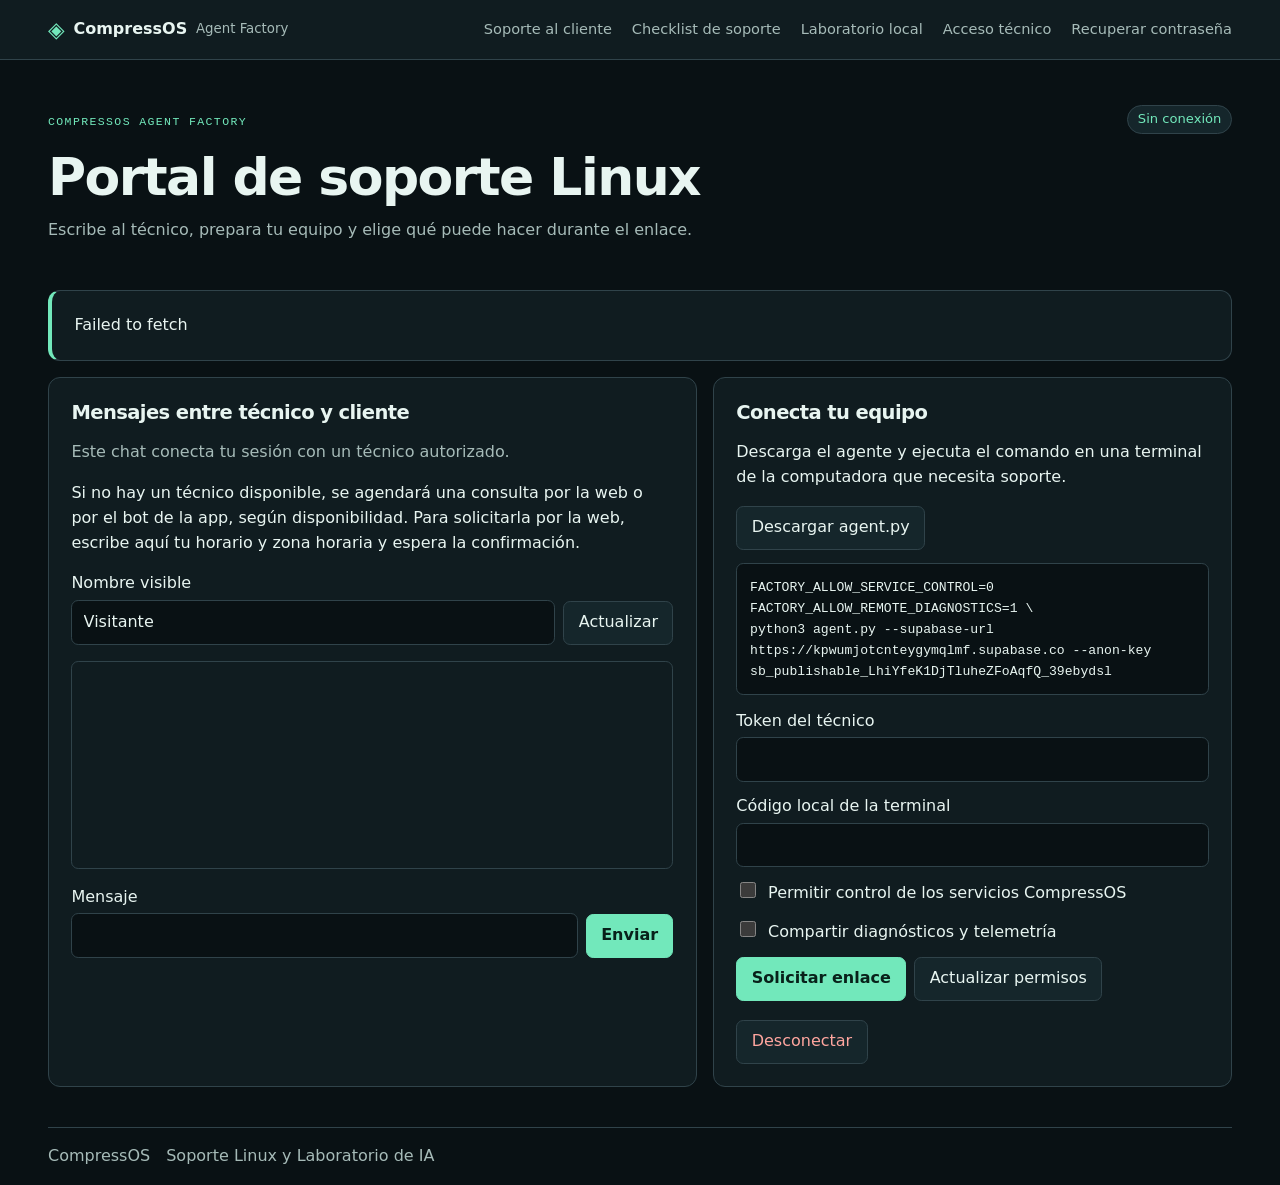
<file: index.html>
<!doctype html>
<html lang="es">
<head>
  <meta charset="utf-8">
  <meta name="viewport" content="width=device-width, initial-scale=1">
  <meta name="referrer" content="no-referrer">
  <title>Soporte Linux · CompressOS Agent Factory</title>
  <link rel="stylesheet" href="./style.css">
  <link rel="stylesheet" href="./factory.css">
  <script type="module" src="./usuario.js"></script>
</head>
<body class="support">
  <a class="skip" href="#main">Saltar al contenido</a>
  <header class="topbar">
    <div class="shell bar-inner">
      <a class="wordmark" href="./"><span aria-hidden="true">◈</span><strong>CompressOS</strong> <small>Agent Factory</small></a>
      <nav aria-label="Navegación principal">
        <a href="./">Soporte al cliente</a><a href="./pages/">Checklist de soporte</a><a href="./laboratorio.html">Laboratorio local</a><a href="./?rol=tecnico">Acceso técnico</a><a href="./?rol=tecnico&amp;accion=recuperar">Recuperar contraseña</a>
      </nav>
    </div>
  </header>
  <main class="shell" id="main">
    <div class="intro support-intro">
      <div><p class="eyebrow">COMPRESSOS AGENT FACTORY</p><h1 id="page-title">Portal de soporte Linux</h1>
      <p id="page-description">Escribe al técnico, prepara tu equipo y elige qué puede hacer durante el enlace.</p></div>
      <output class="pill" id="connection" aria-live="polite">Preparando portal</output>
    </div>
    <p id="notice" class="notice" role="status" hidden></p>
    <section id="visitor" class="support-layout">
      <article class="panel">
        <h2>Mensajes entre técnico y cliente</h2>
        <p class="muted">Este chat conecta tu sesión con un técnico autorizado.</p>
        <p>Si no hay un técnico disponible, se agendará una consulta por la web o por el bot de la app, según disponibilidad. Para solicitarla por la web, escribe aquí tu horario y zona horaria y espera la confirmación.</p>
        <form id="name-form" class="inline">
          <label>Nombre visible <input id="visitor-name" maxlength="60" autocomplete="nickname" value="Visitante"></label>
          <button>Actualizar</button>
        </form>
        <ul class="conversation" id="visitor-messages" aria-label="Conversación"></ul>
        <form id="visitor-send" class="inline">
          <label>Mensaje <input name="text" maxlength="2000" autocomplete="off" required></label><button class="primary">Enviar</button>
        </form>
      </article>
      <article class="panel">
        <h2>Conecta tu equipo</h2>
        <p>Descarga el agente y ejecuta el comando en una terminal de la computadora que necesita soporte.</p>
        <a class="button" href="./agent.py" download>Descargar agent.py</a>
        <pre id="quickstart">python3 agent.py --help</pre>
        <form id="pair-form">
          <label>Token del técnico <input name="token" autocomplete="off" spellcheck="false" maxlength="36" required></label>
          <label>Código local de la terminal <input id="csrf" type="password" autocomplete="off" maxlength="100" required></label>
          <label class="check"><input id="allow-service" type="checkbox"> Permitir control de los servicios CompressOS</label>
          <label class="check"><input id="allow-diagnostics" type="checkbox"> Compartir diagnósticos y telemetría</label>
          <div class="actions"><button class="primary" id="pair-button">Solicitar enlace</button>
            <button id="consent" type="button">Actualizar permisos</button></div>
        </form>
        <button class="danger" id="disconnect" type="button">Desconectar</button>
      </article>
    </section>
    <section class="panel auth" id="technician-login" hidden>
      <h2>Acceso del técnico</h2>
      <form id="login">
        <label>Correo <input name="email" type="email" autocomplete="username" required></label>
        <label>Contraseña <input name="password" type="password" autocomplete="current-password" required></label>
        <button class="primary">Entrar</button>
      </form>
      <button type="button" id="login-google">Continuar con Google</button>
      <details id="reset-request">
        <summary>Solicitar nueva contraseña</summary>
        <form id="reset-email">
          <label>Correo de la cuenta técnica <input name="email" type="email" autocomplete="email" required></label>
          <button>Enviar enlace de recuperación</button>
        </form>
      </details>
      <form id="verify-email-link" hidden>
        <p>Este enlace de correo se verifica una sola vez.</p>
        <button class="primary">Verificar enlace</button>
        <a href="./?rol=tecnico">Volver al acceso técnico</a>
      </form>
      <form id="new-password" hidden>
        <label>Nueva contraseña <input name="password" type="password" autocomplete="new-password" minlength="12" required></label>
        <label>Repite la contraseña <input name="confirm" type="password" autocomplete="new-password" minlength="12" required></label>
        <button class="primary">Guardar nueva contraseña</button>
      </form>
    </section>
    <section id="technician" hidden>
      <div class="support-layout">
        <article class="panel visitors">
          <div class="panel-heading"><h2>Sala de espera</h2><output id="visitor-count" class="pill">0 en línea</output></div>
          <ul id="lobby" class="lobby" aria-label="Visitantes"></ul>
          <button id="logout" type="button">Cerrar sesión</button>
        </article>
        <article class="panel">
          <div class="panel-heading"><h2 id="selected-title">Conversación</h2><button id="issue" type="button" aria-describedby="issue-status" disabled>Generar y enviar token</button>
          <p id="issue-status" class="muted">Selecciona un visitante en línea.</p></div>
          <p id="link-alert" role="status" hidden></p>
          <ul class="conversation" id="tech-messages" aria-label="Conversación"></ul>
          <form id="tech-send" class="inline">
            <label>Mensaje <input name="text" maxlength="2000" autocomplete="off" required></label><button class="primary" disabled>Enviar</button>
          </form>
        </article>
      </div>
      <div class="panel toolbox">
        <div class="panel-heading"><h2>Equipo vinculado</h2><output id="device-state" class="pill">Sin equipo</output></div>
        <div class="actions" id="controls">
          <button type="button" data-control="active" disabled>Activar</button>
          <button type="button" data-control="paused" disabled>Pausar</button>
          <button type="button" data-control="stopped" class="danger" disabled>Detener</button>
        </div>
        <div id="metrics" class="metrics"></div>
        <details><summary>Estado de servicios HAL, Lemonade y AnythingLLM</summary><pre id="services">Sin datos</pre></details>
        <div class="actions" id="diagnostics"></div>
        <details open><summary>Diagnósticos y resultados</summary><div id="action-results"></div></details>
        <details><summary>Auditoría</summary><ul id="audit"></ul></details>
      </div>
      <section class="panel toolbox" id="catalog">
        <h2>Operaciones y planificación</h2>
        <div class="actions" id="catalog-tabs" aria-label="Áreas de Factory"></div>
        <div id="catalog-content"></div>
      </section>
    </section>
  </main>
  <footer class="shell footer">CompressOS <span>Soporte Linux y Laboratorio de IA</span></footer>
</body>
</html>
</file>
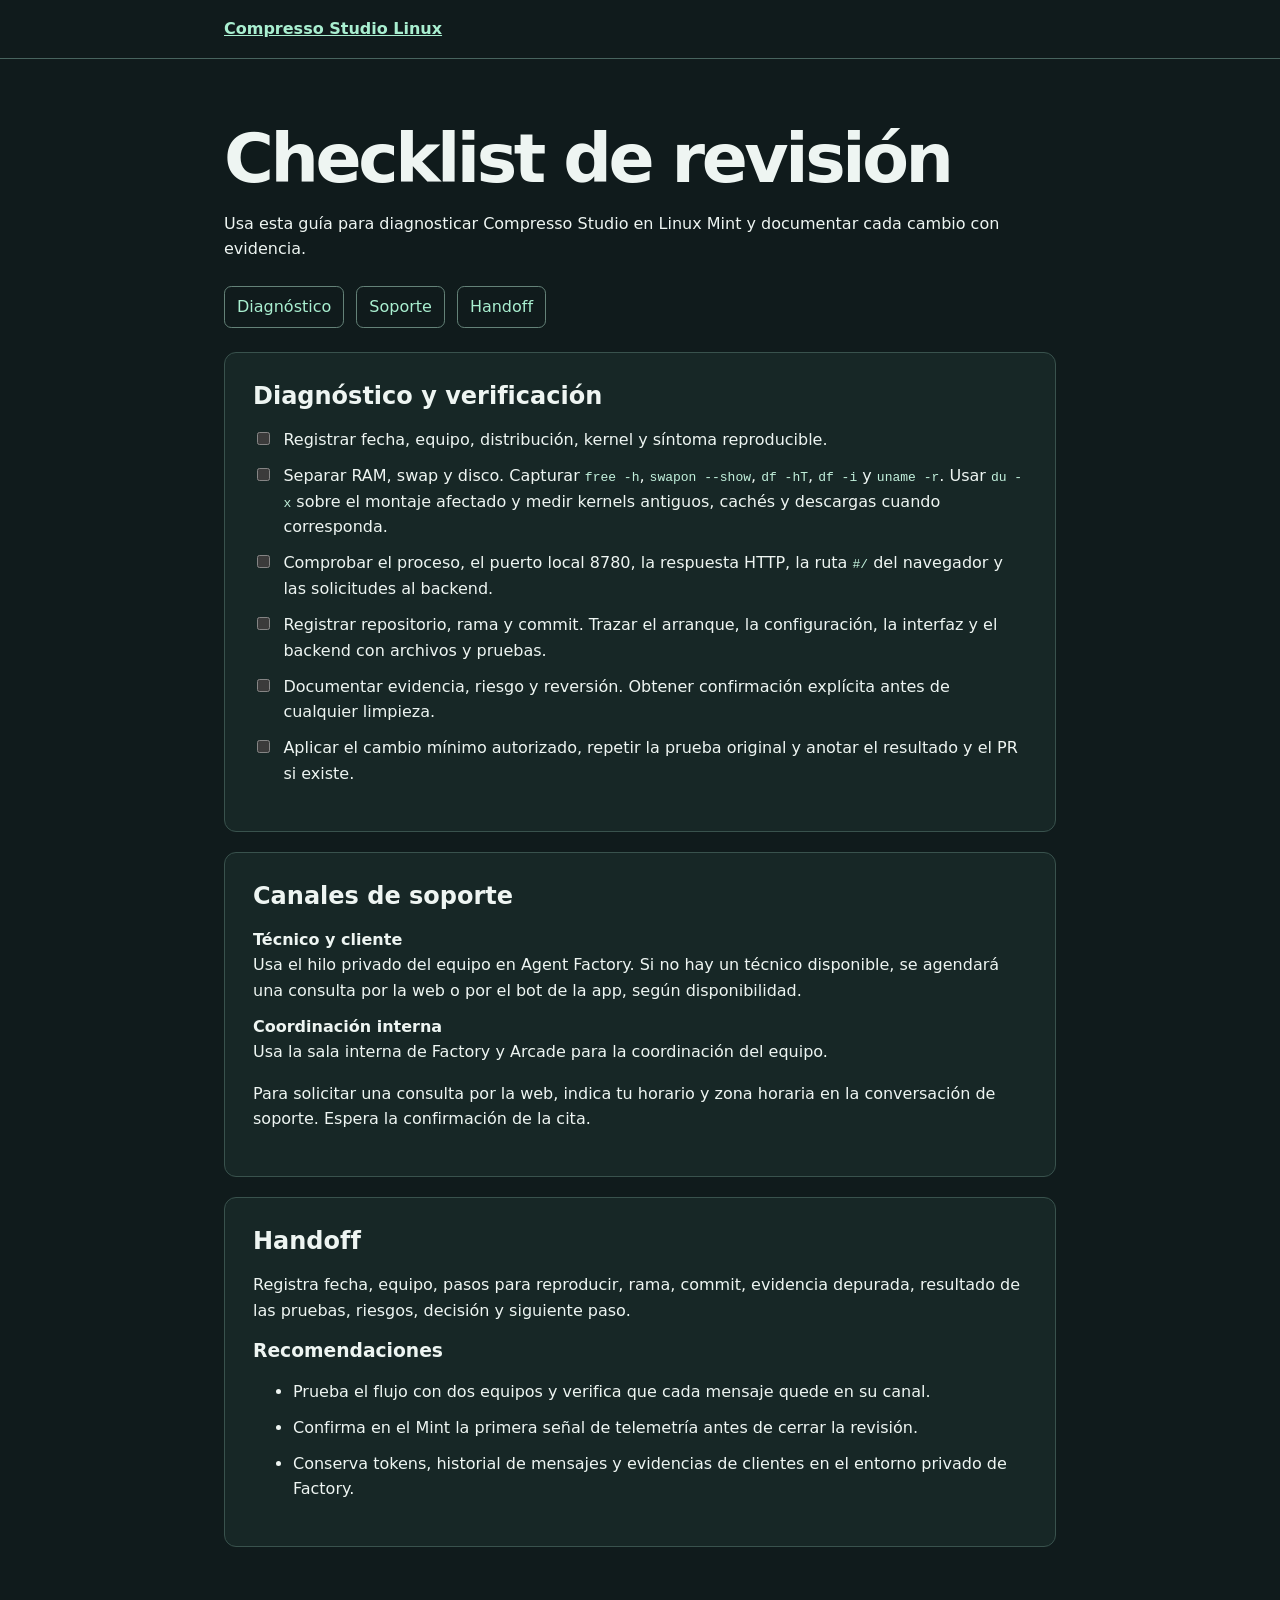
<file: pages/index.html>
<!doctype html>
<html lang="es">
<head>
  <meta charset="utf-8">
  <meta name="viewport" content="width=device-width, initial-scale=1">
  <meta name="description" content="Checklist de diagnóstico y soporte de Compresso Studio Linux">
  <title>Compresso Studio Linux · Checklist de soporte</title>
  <style>
:root { color-scheme: dark; color: #eef5f2; background: #101b1c; font: 100%/1.6 system-ui, sans-serif; }
* { box-sizing: border-box; }
body { margin: 0; }
header { border-bottom: 1px solid #48645e; padding: 1rem max(1rem, calc((100% - 52rem) / 2)); font-weight: 650; }
main { width: min(52rem, calc(100% - 2rem)); margin: clamp(2rem, 5vw, 4rem) auto; }
a { color: #a9efd0; }
h1 { margin: 0; font-size: clamp(2.25rem, 6vw, 4.25rem); line-height: 1.06; letter-spacing: -.05em; }
h2, h3 { line-height: 1.25; margin: 0 0 .6rem; }
nav { display: flex; gap: .75rem; flex-wrap: wrap; margin: 1.5rem 0; }
nav a { padding: .45rem .75rem; border: 1px solid #648278; border-radius: .45rem; text-decoration: none; }
section { margin: 1.25rem 0; padding: clamp(1rem, 3vw, 1.75rem); background: #172726; border: 1px solid #39524d; border-radius: .75rem; }
.checklist { list-style: none; padding: 0; }
label { display: grid; grid-template-columns: auto 1fr; align-items: baseline; gap: .65rem; }
label input { accent-color: #a9efd0; }
li + li, dt:not(:first-child) { margin-top: .65rem; }
dd { margin-inline-start: 0; }
dt { font-weight: 650; }
code { color: #c3f2dd; }
:focus-visible { outline: 3px solid #fce192; outline-offset: 3px; }
  </style>
</head>
<body>
  <header><a href="../" aria-label="Volver al portal de soporte">Compresso Studio Linux</a></header>
  <main>
    <h1>Checklist de revisión</h1>
    <p>Usa esta guía para diagnosticar Compresso Studio en Linux Mint y documentar cada cambio con evidencia.</p>
    <nav aria-label="En esta página">
      <a href="#diagnostico">Diagnóstico</a>
      <a href="#soporte">Soporte</a>
      <a href="#handoff">Handoff</a>
    </nav>

    <section id="diagnostico">
      <h2>Diagnóstico y verificación</h2>
      <ul class="checklist">
        <li><label><input type="checkbox"> <span>Registrar fecha, equipo, distribución, kernel y síntoma reproducible.</span></label></li>
        <li><label><input type="checkbox"> <span>Separar RAM, swap y disco. Capturar <code>free -h</code>, <code>swapon --show</code>, <code>df -hT</code>, <code>df -i</code> y <code>uname -r</code>. Usar <code>du -x</code> sobre el montaje afectado y medir kernels antiguos, cachés y descargas cuando corresponda.</span></label></li>
        <li><label><input type="checkbox"> <span>Comprobar el proceso, el puerto local 8780, la respuesta HTTP, la ruta <code>#/</code> del navegador y las solicitudes al backend.</span></label></li>
        <li><label><input type="checkbox"> <span>Registrar repositorio, rama y commit. Trazar el arranque, la configuración, la interfaz y el backend con archivos y pruebas.</span></label></li>
        <li><label><input type="checkbox"> <span>Documentar evidencia, riesgo y reversión. Obtener confirmación explícita antes de cualquier limpieza.</span></label></li>
        <li><label><input type="checkbox"> <span>Aplicar el cambio mínimo autorizado, repetir la prueba original y anotar el resultado y el PR si existe.</span></label></li>
      </ul>
    </section>

    <section id="soporte">
      <h2>Canales de soporte</h2>
      <dl>
        <dt>Técnico y cliente</dt>
        <dd>Usa el hilo privado del equipo en Agent Factory. Si no hay un técnico disponible, se agendará una consulta por la web o por el bot de la app, según disponibilidad.</dd>
        <dt>Coordinación interna</dt>
        <dd>Usa la sala interna de Factory y Arcade para la coordinación del equipo.</dd>
      </dl>
      <p>Para solicitar una consulta por la web, indica tu horario y zona horaria en la conversación de soporte. Espera la confirmación de la cita.</p>
    </section>

    <section id="handoff">
      <h2>Handoff</h2>
      <p>Registra fecha, equipo, pasos para reproducir, rama, commit, evidencia depurada, resultado de las pruebas, riesgos, decisión y siguiente paso.</p>
      <h3>Recomendaciones</h3>
      <ul>
        <li>Prueba el flujo con dos equipos y verifica que cada mensaje quede en su canal.</li>
        <li>Confirma en el Mint la primera señal de telemetría antes de cerrar la revisión.</li>
        <li>Conserva tokens, historial de mensajes y evidencias de clientes en el entorno privado de Factory.</li>
      </ul>
    </section>
  </main>
</body>
</html>
</file>
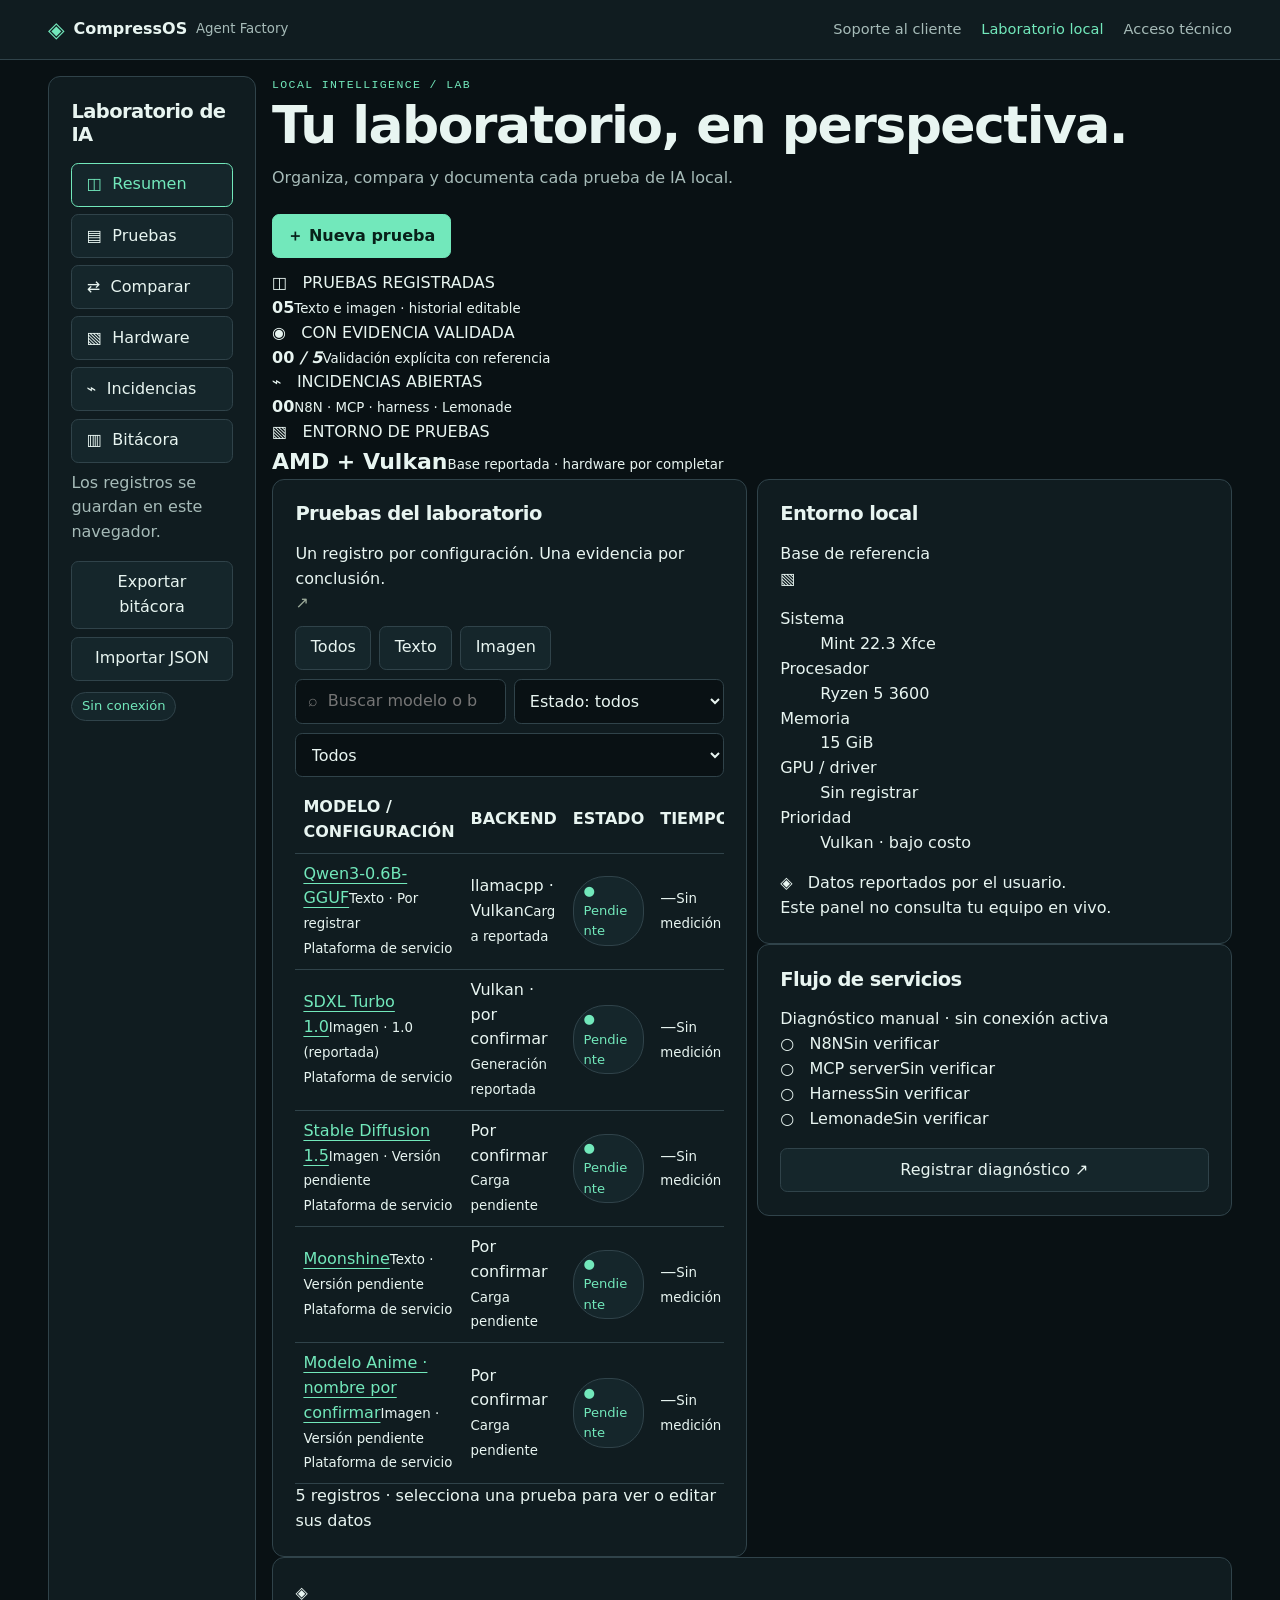
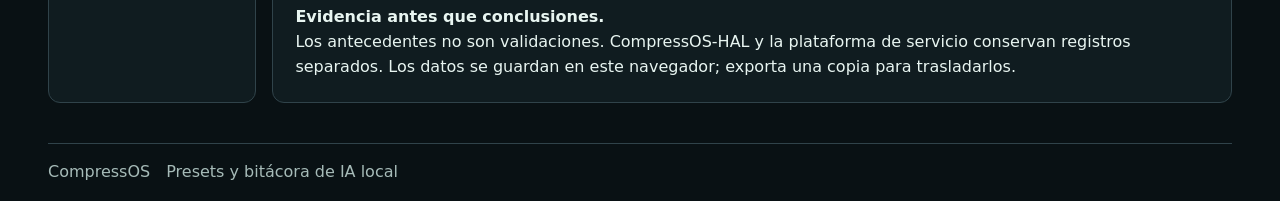
<file: laboratorio.html>
<!doctype html>
<html lang="es">
<head>
  <meta charset="utf-8">
  <meta name="viewport" content="width=device-width,initial-scale=1">
  <meta name="referrer" content="no-referrer">
  <title>Laboratorio de IA · CompressOS</title>
  <link rel="stylesheet" href="./style.css">
  <link rel="stylesheet" href="./factory.css">
  <script defer src="./lab.js"></script>
  <script type="module" src="./usuario.js"></script>
</head>
<body class="lab">
  <a class="skip" href="#app">Saltar al contenido</a>
  <header class="topbar">
    <div class="shell bar-inner">
      <a class="wordmark" href="./"><span aria-hidden="true">◈</span><strong>CompressOS</strong> <small>Agent Factory</small></a>
      <nav aria-label="Navegación principal"><a href="./">Soporte al cliente</a><a href="./laboratorio.html" aria-current="page">Laboratorio local</a><a href="./?rol=tecnico">Acceso técnico</a></nav>
    </div>
  </header>
  <div class="shell lab-layout">
    <aside class="panel">
      <h2>Laboratorio de IA</h2>
      <nav id="nav" aria-label="Secciones del Laboratorio"></nav>
      <p class="muted">Los registros se guardan en este navegador.</p>
      <div class="actions"><button id="export">Exportar bitácora</button><button id="import">Importar JSON</button>
      <input id="importfile" type="file" accept="application/json" hidden></div>
      <output id="lab-link" class="pill">Estado de soporte no disponible</output>
    </aside>
    <main id="app" tabindex="-1"></main>
  </div>
  <footer class="shell footer">CompressOS <span>Presets y bitácora de IA local</span></footer>
  <dialog id="modal" aria-labelledby="modaltitle"><form id="form">
    <div class="modalhead"><h2 id="modaltitle">Registrar prueba</h2><button type="button" id="close">Cerrar</button></div>
    <div id="fields"></div><p class="muted">Documenta la evidencia antes de marcar una prueba como validada.</p>
    <button class="primary" type="submit">Guardar registro</button>
  </form></dialog>
  <div id="toast" class="panel" role="status"></div>
</body>
</html>
</file>
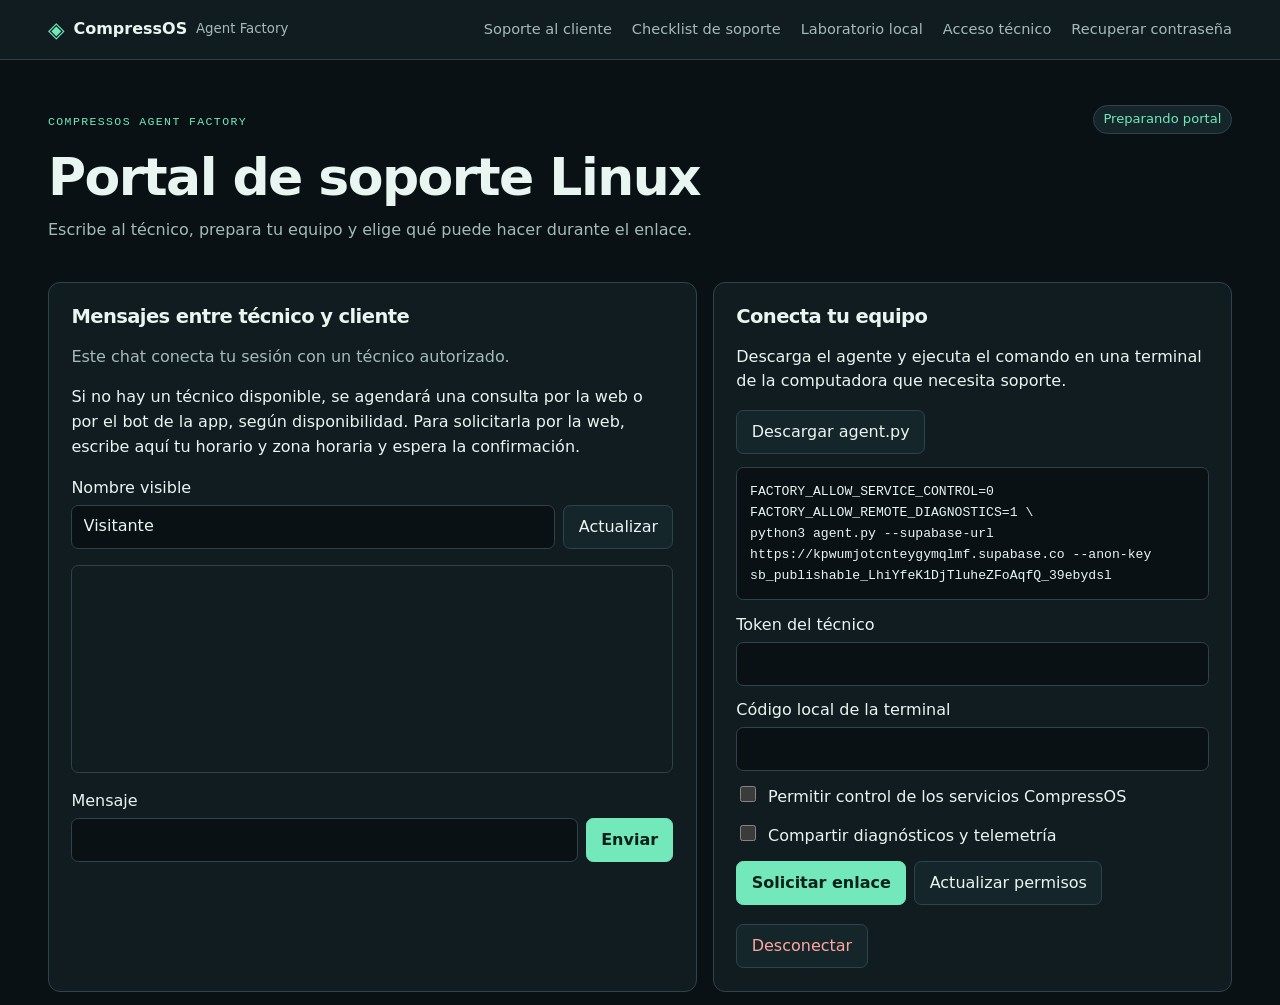
<file: mensajes.html>
<!doctype html>
<html lang="es">
<head>
  <meta charset="utf-8">
  <meta name="viewport" content="width=device-width, initial-scale=1">
  <meta http-equiv="refresh" content="0;url=./#visitor">
  <title>Mensajes de soporte · CompressOS</title>
  <link rel="stylesheet" href="./style.css">
  <link rel="stylesheet" href="./factory.css">
</head>
<body>
  <main class="shell">
    <h1>Mensajes de soporte</h1>
    <p>La conversación con el técnico está en el portal de soporte.</p>
    <a class="button" href="./#visitor">Abrir el chat de soporte</a>
  </main>
</body>
</html>
</file>
<file: style.css>
:root {
  color-scheme: dark;
  --bg: #091114;
  --surface: #101c20;
  --raised: #15262b;
  --stroke: #30434a;
  --ink: #e8f5f1;
  --muted: #a6bbb8;
  --accent: #72e8bb;
  --danger: #ffa69f;
  font: 16px/1.55 Inter, system-ui, sans-serif;
  color: var(--ink);
  background: var(--bg);
}
* { box-sizing: border-box; }
body { margin: 0; }
[hidden] { display: none !important; }
a { color: var(--accent); }
a, button { text-underline-offset: .25em; }
button, input, select, textarea { font: inherit; color: inherit; }
button, .button, .secondary {
  display: inline-flex; align-items: center; justify-content: center; min-height: 2.75rem;
  padding: .5rem .9rem; border: 1px solid var(--stroke); border-radius: .45rem;
  background: var(--raised); color: var(--ink); cursor: pointer; text-decoration: none;
}
button:disabled { opacity: .55; cursor: default; }
button:hover:not(:disabled), .button:hover, .secondary:hover { border-color: var(--accent); }
.primary { color: #08211a; background: var(--accent); border-color: var(--accent); font-weight: 700; }
.danger { color: var(--danger); }
:focus-visible { outline: 2px solid var(--accent); outline-offset: 3px; }
input:not([type=checkbox]), select, textarea {
  border: 1px solid var(--stroke); border-radius: .45rem; background: var(--bg);
  padding: .55rem .7rem; min-height: 2.75rem; width: 100%;
}
label { display: grid; gap: .25rem; }
form > label { margin-bottom: .75rem; }
input[type=checkbox] { accent-color: var(--accent); width: 1rem; height: 1rem; }
h1, h2, h3 { line-height: 1.2; letter-spacing: -.03em; margin-top: 0; }
h1 { font-size: clamp(2rem, 6vw, 3.25rem); margin-bottom: .6rem; }
h2 { font-size: 1.22rem; }
p { margin: .5rem 0 1rem; }
p, dd, td { overflow-wrap: anywhere; }
pre {
  padding: .8rem; border-radius: .45rem; background: var(--bg); border: 1px solid var(--stroke);
  white-space: pre-wrap; overflow-wrap: anywhere; font: .82rem/1.6 ui-monospace, monospace;
}
summary { cursor: pointer; padding-block: .45rem; }
.shell { width: min(100% - 2rem, 74rem); margin-inline: auto; }
.topbar { border-bottom: 1px solid var(--stroke); background: var(--surface); }
.bar-inner, .topbar nav { display: flex; align-items: center; flex-wrap: wrap; gap: .7rem 1.25rem; }
.bar-inner { justify-content: space-between; padding-block: .8rem; }
.topbar nav a { padding-block: .35rem; color: var(--muted); font-size: .91rem; text-decoration: none; }
.topbar nav a:hover, .topbar nav a[aria-current] { color: var(--accent); }
.wordmark { display: inline-flex; align-items: center; gap: .55rem; color: var(--ink); text-decoration: none; }
.wordmark span { color: var(--accent); font-size: 1.35rem; }
.wordmark small, .muted, .footer { color: var(--muted); }
.eyebrow { color: var(--accent); font: .72rem/1.5 ui-monospace, monospace; letter-spacing: .12em; }
.panel, .card, .notice, .banner {
  padding: clamp(.9rem, 2.5vw, 1.4rem); border: 1px solid var(--stroke);
  border-radius: .75rem; background: var(--surface); min-width: 0;
}
.notice { border-left: .25rem solid var(--accent); }
.pill, .badge {
  display: inline-flex; align-items: center; gap: .35rem; width: fit-content; max-width: 100%;
  padding: .2rem .6rem; border-radius: 2rem; border: 1px solid var(--stroke); color: var(--accent);
  background: var(--raised); font-size: .82rem;
}
.footer { border-top: 1px solid var(--stroke); display: flex; gap: .6rem 1rem; flex-wrap: wrap; padding-block: 1rem; margin-top: 2.5rem; }
.skip { position: absolute; top: -6rem; left: 1rem; z-index: 5; background: var(--surface); padding: .5rem; }
.skip:focus { top: .75rem; }
.actions { display: flex; gap: .5rem; flex-wrap: wrap; align-items: center; margin-block: .7rem; }
.actions .active { border-color: var(--accent); color: var(--accent); }
dialog { width: min(100% - 2rem, 42rem); max-height: 90vh; background: var(--surface); border: 1px solid var(--stroke); border-radius: .75rem; }
dialog::backdrop { background: #000a; }
</file>
<file: factory.css>
.support-intro { padding-block: 2.8rem 1.4rem; display: flex; align-items: start; justify-content: space-between; flex-wrap: wrap; gap: .8rem; }
.support-intro p:not(.eyebrow), .intro p:not(.eyebrow) { color: var(--muted); }
.support-layout { display: grid; grid-template-columns: minmax(0, 1.25fr) minmax(0, 1fr); gap: 1rem; }
#technician .support-layout { grid-template-columns: minmax(0, 1fr) minmax(0, 1.6fr); }
#pair-form { padding-bottom: .5rem; }
.inline { display: flex; gap: .5rem; align-items: end; }
.inline label { margin: 0; flex: 1; }
.inline button { flex-shrink: 0; }
.check { display: flex; gap: .55rem; align-items: baseline; }
.panel-heading { display: flex; align-items: start; justify-content: space-between; gap: .6rem; flex-wrap: wrap; }
.panel-heading h2 { margin: .3rem 0 .75rem; }
.conversation { min-height: 13rem; max-height: 22rem; overflow: auto; list-style: none; padding: .5rem; border: 1px solid var(--stroke); border-radius: .45rem; }
.conversation li { width: fit-content; max-width: 92%; padding: .45rem .7rem; margin: .3rem 0; border-radius: .55rem; background: var(--raised); overflow-wrap: anywhere; white-space: pre-wrap; }
.conversation li strong { display: block; color: var(--accent); font-size: .75rem; }
.conversation li code { user-select: all; }
.conversation li[data-own=true] { margin-inline-start: auto; }
.auth { max-width: 32rem; }
.lobby { list-style: none; padding: 0; max-height: 21rem; overflow: auto; }
.lobby button { width: 100%; justify-content: space-between; gap: .5rem; margin-bottom: .45rem; text-align: left; }
.lobby button[aria-pressed=true] { border-color: var(--accent); }
.toolbox { margin-top: 1rem; }
.metrics { display: grid; grid-template-columns: repeat(3,minmax(0,1fr)); gap: .65rem; margin-block: .75rem; }
.metrics div { background: var(--bg); padding: .65rem; border-radius: .45rem; border: 1px solid var(--stroke); }
.metrics strong { display: block; font-size: clamp(1rem, 3vw, 1.5rem); }
.lab-layout { display: grid; grid-template-columns: minmax(0, 13rem) minmax(0, 1fr); gap: 1rem; margin-top: 1rem; }
.lab-layout aside nav { display: grid; gap: .45rem; }
.lab-layout aside nav button { justify-content: start; gap: .65rem; }
.lab-layout aside nav .active { border-color: var(--accent); color: var(--accent); }
.lab-layout aside button { width: 100%; }
.lab-layout .intro, .modalhead { display: flex; flex-wrap: wrap; gap: .5rem; justify-content: space-between; align-items: start; margin-bottom: .8rem; }
.lab-layout .cards, .lab-layout .grid, .lab-layout .compare, .lab-layout .summary {
  display: grid; grid-template-columns: repeat(auto-fit,minmax(min(100%,14rem),1fr)); gap: .6rem;
}
.lab-layout .tablewrap { overflow-x: auto; }
.lab-layout table { width: 100%; border-collapse: collapse; }
.lab-layout td, .lab-layout th { text-align: left; border-bottom: 1px solid var(--stroke); padding: .5rem; }
.lab-layout .toolbar, .lab-layout .filters, .lab-layout .tabs { display: flex; gap: .5rem; flex-wrap: wrap; margin-block: .6rem; }
.lab-layout .toolbar > *, .lab-layout .filters > * { flex: 1 1 8rem; }
#toast { display: none; position: fixed; z-index: 2; bottom: 1rem; right: 1rem; }
@media (max-width: 47rem) {
  .support-layout, #technician .support-layout, .lab-layout { grid-template-columns: minmax(0,1fr); }
  .lab-layout aside nav { display: flex; flex-wrap: wrap; }
  .lab-layout aside nav button { width: auto; }
  .support-intro { padding-top: 1.5rem; }
}
</file>
